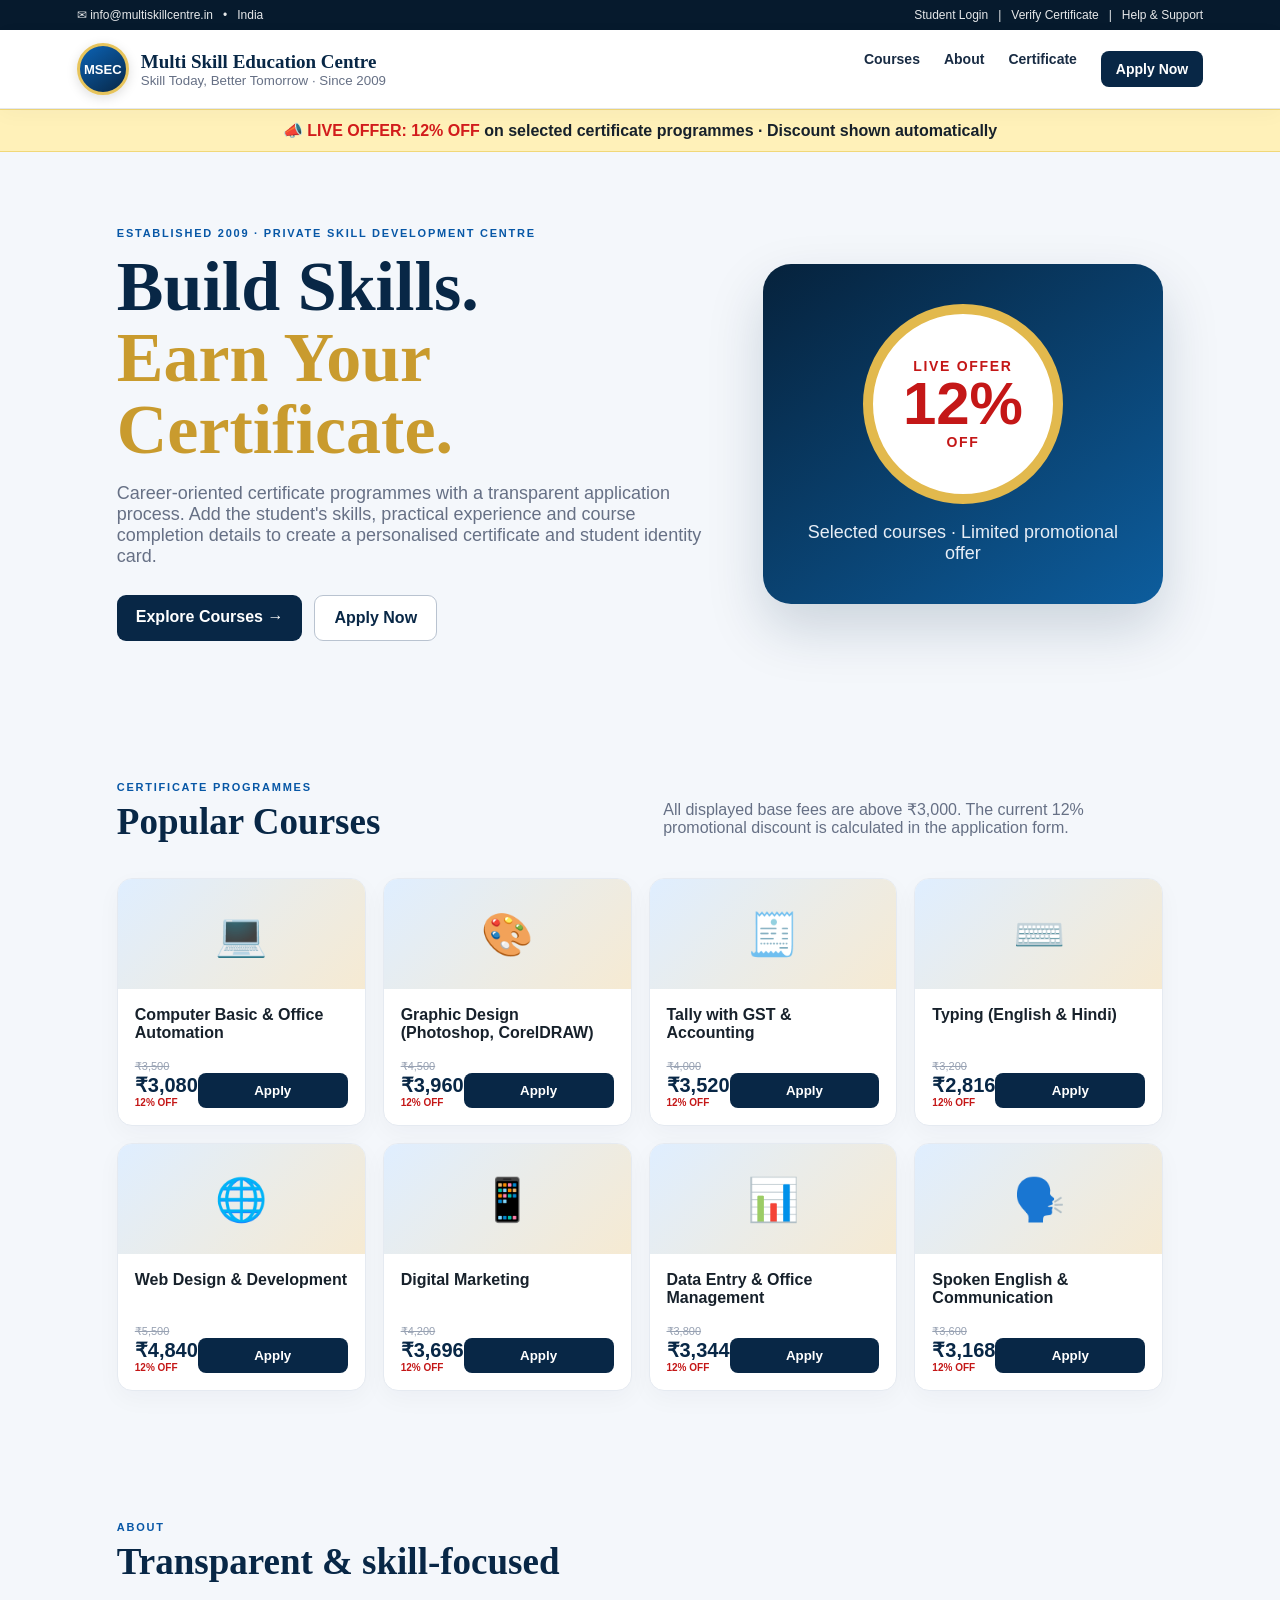
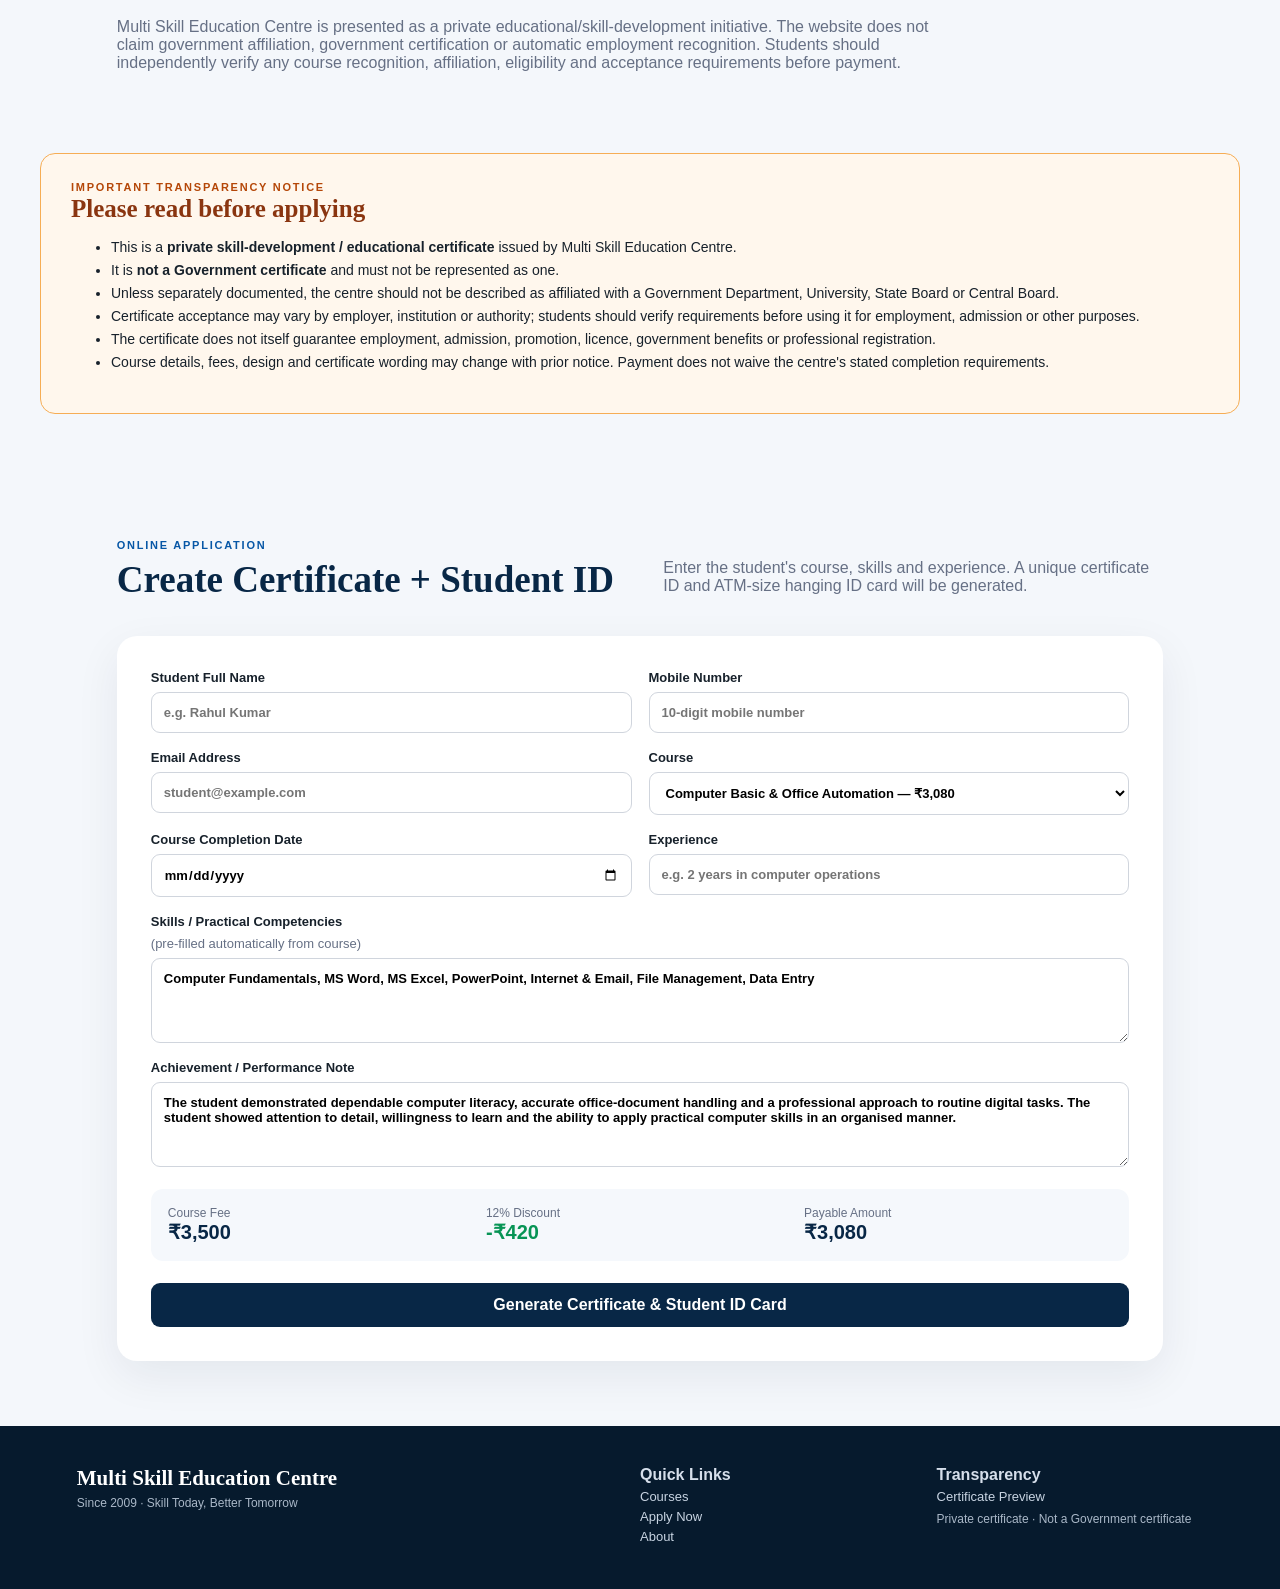
<file: public/assets/aistudio/Multi_Skill_Education_Centre_FINAL_MASTER_c3a22a01.html>
<!DOCTYPE html>
<html lang="en">
<head>
<meta charset="UTF-8">
<meta name="viewport" content="width=device-width,initial-scale=1.0">
<title>Multi Skill Education Centre — Certificate Portal</title>
<style>
:root{--navy:#082746;--blue:#0757a6;--gold:#c99b2e;--ink:#17212b;--muted:#667085;--bg:#f4f7fb}
*{box-sizing:border-box}html{scroll-behavior:smooth}body{margin:0;background:var(--bg);color:var(--ink);font-family:Inter,Arial,sans-serif}
.top{background:#061a2d;color:#fff;padding:8px 6%;font-size:12px;display:flex;justify-content:space-between;gap:15px}.top span{opacity:.9}
.nav{position:sticky;top:0;z-index:20;background:#fff;border-bottom:1px solid #e4e8ef;display:flex;align-items:center;justify-content:space-between;padding:13px 6%;box-shadow:0 5px 20px #0b1f3a08}.brand{display:flex;align-items:center;gap:12px;text-decoration:none;color:var(--navy)}.brand-logo{width:52px;height:52px;border-radius:50%;background:linear-gradient(145deg,#0b63b6,#082746);display:grid;place-items:center;color:#fff;font-weight:900;font-size:13px;border:3px solid #e7c45c;box-shadow:0 3px 12px #0002}.brand b{display:block;font:700 19px Georgia,serif}.brand small{display:block;color:#667085}.navlinks{display:flex;gap:24px}.navlinks a{color:#182b43;text-decoration:none;font-weight:700;font-size:14px}.applybtn{background:var(--navy);color:#fff!important;padding:10px 15px;border-radius:8px}
.hero{max-width:1200px;margin:auto;padding:75px 6%;display:grid;grid-template-columns:1.2fr .8fr;gap:45px;align-items:center}.eyebrow{font-size:11px;letter-spacing:.16em;color:var(--blue);font-weight:900}.hero h1{font:700 clamp(44px,5.5vw,70px)/1.02 Georgia,serif;margin:12px 0;color:var(--navy)}.hero h1 em{color:var(--gold);font-style:normal}.hero p{font-size:18px;color:var(--muted);max-width:650px}.hero-actions{display:flex;gap:12px;margin-top:28px}.btn{border:0;border-radius:9px;padding:13px 19px;font-weight:800;text-decoration:none;cursor:pointer}.primary{background:var(--navy);color:#fff}.outline{background:#fff;color:var(--navy);border:1px solid #b9c3d0}.offer{background:linear-gradient(145deg,#06223c,#0d5d9d);border-radius:28px;padding:40px;text-align:center;color:#fff;box-shadow:0 25px 55px #0827462b}.offer .circle{width:200px;height:200px;margin:auto;border-radius:50%;background:#fff;color:#c41717;display:flex;flex-direction:column;justify-content:center;align-items:center;border:10px solid #e2b94d}.offer b{font-size:60px;line-height:1}.offer strong{font-size:14px;letter-spacing:.12em}.offer p{color:#e8eef6;margin-bottom:0}
.live{background:#fff1b9;border-block:1px solid #f1d879;padding:11px 6%;font-weight:800;text-align:center}.live b{color:#d21c1c}.section{max-width:1200px;margin:auto;padding:65px 6%}.section h2{font:700 37px Georgia,serif;color:var(--navy);margin:7px 0 10px}.head{display:flex;justify-content:space-between;align-items:end;gap:30px;margin-bottom:25px}.head p{color:var(--muted);max-width:500px}.courses{display:grid;grid-template-columns:repeat(4,1fr);gap:17px}.course{background:#fff;border:1px solid #e5eaf1;border-radius:15px;overflow:hidden;box-shadow:0 8px 25px #0b1f3a09}.course .pic{height:110px;background:linear-gradient(135deg,#dfeeff,#f6ead2);display:grid;place-items:center;font-size:42px}.course .body{padding:17px}.course h3{font-size:16px;min-height:43px;margin:0 0 10px}.course .price{display:flex;align-items:end;justify-content:space-between}.course del{display:block;color:#98a2b3;font-size:11px}.course strong{font-size:20px;color:var(--navy)}.off{font-size:10px;color:#c41717;font-weight:900}.course button{margin-top:14px;width:100%;padding:10px;border:0;background:var(--navy);color:#fff;border-radius:8px;font-weight:800}
.notice{max-width:1200px;margin:0 auto 60px;padding:27px 30px;background:#fff7ed;border:1px solid #f6ad55;border-radius:15px}.notice h2{font:700 25px Georgia,serif;color:#8a3510;margin:2px 0 12px}.notice li{margin:7px 0;font-size:14px}
.formbox{background:#fff;border-radius:20px;padding:34px;box-shadow:0 15px 45px #0b1f3a12}.formgrid{display:grid;grid-template-columns:1fr 1fr;gap:17px}label{font-size:13px;font-weight:800;display:flex;flex-direction:column;gap:7px}input,select,textarea{font:inherit;padding:12px;border:1px solid #d0d5dd;border-radius:9px;background:#fff}textarea{min-height:85px;resize:vertical}.full{grid-column:1/-1}.fee{margin:22px 0;padding:17px;background:#f5f8fc;border-radius:12px;display:grid;grid-template-columns:repeat(3,1fr);gap:10px}.fee span{display:flex;flex-direction:column;color:var(--muted);font-size:12px}.fee b{font-size:20px;color:var(--navy)}.fee span:nth-child(2) b{color:#079455}.generate{width:100%;font-size:16px}
.output{display:none;background:#fff;padding:40px 0 70px}.output.show{display:block}.paper-wrap{max-width:1100px;margin:auto;padding:0 20px}.certificate{position:relative;background:#fff;overflow:hidden;border:12px solid var(--navy);min-height:720px;padding:48px 58px;box-shadow:0 20px 60px #0b1f3a1c}.certificate:before{content:"";position:absolute;inset:16px;border:2px solid #d2ae52;pointer-events:none}.certificate:after{content:"";position:absolute;inset:30px;background:radial-gradient(circle at 15% 15%,#d8b45a12 0 2px,transparent 3px),radial-gradient(circle at 80% 70%,#0b5da30d 0 2px,transparent 3px);background-size:22px 22px;pointer-events:none}.cert-content{position:relative;z-index:2;text-align:center}.cert-head{display:flex;justify-content:space-between;align-items:center;border-bottom:1px solid #d9c07b;padding-bottom:13px}.cert-brand{display:flex;align-items:center;gap:10px;text-align:left}.cert-brand .brand-logo{width:65px;height:65px}.cert-brand b{font:700 18px Georgia,serif;color:var(--navy)}.cert-brand small{color:#667085}.cert-title{font:700 48px Georgia,serif;letter-spacing:.08em;color:var(--navy);margin:34px 0 2px}.subtitle{letter-spacing:.3em;color:#8b6a1d;font-size:12px;font-weight:900}.recipient{margin:27px auto 8px;font:italic 700 35px Georgia,serif;color:#123e70;border-bottom:1px solid #9aa6b5;width:70%;padding-bottom:7px}.cert-copy{font-family:Georgia,serif;font-size:16px}.course-name{font:700 23px Georgia,serif;color:#0b4d8b;margin:17px auto 8px}.achievement{max-width:760px;margin:15px auto;padding:14px 22px;background:#f7f2e4;border-left:4px solid var(--gold);border-right:4px solid var(--gold);font-size:14px}.skills{display:flex;flex-wrap:wrap;justify-content:center;gap:7px;margin:12px auto;max-width:800px}.skills span{border:1px solid #c5d3e1;border-radius:20px;padding:5px 10px;font-size:11px;color:#274b6d;background:#f8fbff}.cert-foot{position:absolute;left:58px;right:58px;bottom:48px;display:flex;justify-content:space-between;align-items:end;z-index:3}.sig{width:220px;text-align:center}.sig img{width:180px;height:65px;object-fit:contain;display:block;margin:0 auto -4px;transform:translateY(16px)}.sig hr{border:0;border-top:1px solid #1f2937;margin:2px 0 5px}.sig small{font-size:10px}.stamp{width:125px;height:125px;border:5px double #145da0;border-radius:50%;color:#145da0;display:grid;place-items:center;text-align:center;font:700 10px Georgia,serif;transform:rotate(-7deg);box-shadow:inset 0 0 0 4px #145da033,0 2px 5px #145da020;opacity:.82;background:radial-gradient(circle,#ffffff55,#145da012)}.stamp b{font-size:21px}.cert-meta{text-align:right;font-size:10px;color:#667085}.cert-meta b{display:block;color:#0b4d8b;font-size:12px;letter-spacing:.08em}.disclaimer-mini{margin:10px auto 0;max-width:760px;font-size:9px;color:#7b8794}
.id-output{max-width:1000px;margin:55px auto 0;padding:0 20px}.id-title{text-align:center;margin-bottom:18px}.id-card{width:340px;height:215px;margin:auto;border-radius:13px;background:linear-gradient(135deg,#fff,#eef6ff);border:1px solid #aac5df;box-shadow:0 15px 35px #0b1f3a22;position:relative;overflow:hidden}.id-card:before{content:"";position:absolute;inset:0;background:linear-gradient(135deg,transparent 65%,#0b4d8b 65%,#0b4d8b 100%);opacity:.96}.id-card:after{content:"";position:absolute;top:-6px;left:50%;transform:translateX(-50%);width:46px;height:10px;border-radius:8px;background:#fff;border:1px solid #8da5bd;box-shadow:inset 0 0 0 2px #dbe7f2}.id-head{position:relative;z-index:2;display:flex;align-items:center;gap:7px;padding:13px 14px 7px}.id-head .brand-logo{width:39px;height:39px;font-size:10px}.id-head b{font-size:13px;color:var(--navy);display:block}.id-head small{font-size:8px;color:#667085}.id-body{position:relative;z-index:2;display:flex;gap:12px;padding:8px 14px}.photo{width:62px;height:72px;border:3px solid #fff;background:#dfe7ef;display:grid;place-items:center;font-size:9px;color:#718096;box-shadow:0 3px 8px #0002}.id-fields{font-size:9px;line-height:1.5}.id-fields b{display:block;font-size:11px;color:#132b43}.id-footer{position:absolute;left:14px;bottom:10px;z-index:3;font-size:8px;color:#41566d}.id-no{position:absolute;right:13px;bottom:11px;z-index:3;color:#fff;font-weight:900;font-size:10px}.print-actions{display:flex;justify-content:center;gap:10px;margin:22px auto}.back{background:#e8eef5;color:#12324f}
footer{background:#061a2d;color:#d6dfeb;padding:40px 6%;display:grid;grid-template-columns:2fr 1fr 1fr;gap:30px}.foot-brand{font:700 21px Georgia,serif;color:#fff}.foot-brand small{display:block;font:normal 12px Arial;color:#aab8c8;margin-top:5px}footer a{color:#c8d4e2;text-decoration:none;font-size:13px;display:block;margin:5px 0}
@media(max-width:900px){.hero{grid-template-columns:1fr}.courses{grid-template-columns:repeat(2,1fr)}.navlinks{display:none}.certificate{padding:38px 25px}.cert-foot{left:30px;right:30px}.formgrid{grid-template-columns:1fr}.full{grid-column:auto}}
@media(max-width:560px){.top{display:none}.hero{padding:50px 5%}.hero h1{font-size:44px}.section{padding:50px 5%}.courses{grid-template-columns:1fr}.fee{grid-template-columns:1fr}.formbox{padding:23px}.certificate{min-height:760px;border-width:8px;padding:35px 18px}.cert-title{font-size:32px}.recipient{font-size:27px;width:90%}.cert-foot{position:relative;left:auto;right:auto;bottom:auto;margin-top:30px;display:grid;grid-template-columns:1fr 1fr;gap:10px}.stamp{width:95px;height:95px}.sig img{width:135px}.id-card{transform:scale(.92);transform-origin:top center;margin-bottom:-15px}}
@media print{ .a4-note{display:none!important}body{background:#fff}.top,.nav,.live,.hero,.section:not(#certificate),.notice,footer,.print-actions,.id-title,.id-output~*{display:none!important}.output{display:block!important;padding:0}.paper-wrap{padding:0}.certificate{box-shadow:none;margin:0;width:100%;min-height:100vh}.id-output{page-break-before:always;margin:0;padding-top:30px}.id-card{box-shadow:none}.output{page-break-after:always}}

/* A4 certificate refinement: restrained, formal, print-friendly */
.certificate{
  width:210mm; height:297mm; min-height:297mm; max-width:none;
  margin:0 auto; padding:20mm 18mm 25mm;
  background:#fff; border:5px solid #183a5a; border-radius:0;
  box-shadow:0 12px 35px #0b1f3a18; position:relative; overflow:hidden;
}
.certificate:before{content:"";position:absolute;inset:7mm;border:1px solid #b99643;pointer-events:none}
.certificate:after{content:"";position:absolute;inset:10mm;background:
 radial-gradient(circle at 12% 15%,#c4a45a10 0 1px,transparent 2px),
 radial-gradient(circle at 82% 78%,#183a5a08 0 1px,transparent 2px);
 background-size:28px 28px;pointer-events:none}
.cert-content{position:relative;z-index:2;text-align:center}
.cert-head{padding:0 4mm 5mm;border-bottom:1px solid #cdbb8a}
.cert-brand .brand-logo{width:22mm;height:22mm;border-width:2px;font-size:11px}
.cert-brand b{font:600 16pt Georgia,serif;color:#183a5a}
.cert-brand small{font-size:8.5pt;color:#687586}
.cert-meta{font-size:7.5pt;color:#687586}
.cert-meta b{font-size:9pt;color:#183a5a}
.cert-title{font:600 31pt Georgia,serif;letter-spacing:.13em;color:#183a5a;margin:17mm 0 2mm}
.subtitle{letter-spacing:.22em;color:#80652c;font-size:8pt;font-weight:700}
.cert-copy{font-family:Georgia,serif;font-size:11pt;color:#333;margin-top:7mm}
.recipient{margin:8mm auto 5mm;font:italic 500 24pt Georgia,serif;color:#183a5a;border-bottom:1px solid #aeb7c1;width:72%;padding-bottom:3mm}
.course-name{font:600 15pt Georgia,serif;color:#183a5a;margin:6mm auto 4mm}
.achievement{max-width:160mm;margin:9mm auto;padding:7mm 10mm;background:#f7f7f4;border-left:2px solid #b99643;border-right:2px solid #b99643;font-size:10pt;line-height:1.55;color:#39434d}
.cert-copy strong{font-size:10pt;color:#39434d;font-weight:600}
.skills{gap:5px;margin:4mm auto;max-width:165mm}
.skills span{border:1px solid #cbd3db;border-radius:3px;padding:3px 7px;font-size:8pt;color:#3e5367;background:#fff}
#certExperience{font-size:9.5pt;color:#4b5563;margin-top:5mm}
.disclaimer-mini{margin:8mm auto 0;max-width:165mm;font-size:7pt;line-height:1.45;color:#7a8490}
.cert-foot{left:18mm;right:18mm;bottom:16mm}
.sig{width:55mm}.sig img{width:45mm;height:17mm;margin:0 auto -1mm;transform:translateY(5mm);object-fit:contain}
.sig hr{margin:1mm 0 1.5mm;border-top:1px solid #27313a}.sig small{font-size:7.5pt;color:#3d4650}
.stamp{width:30mm;height:30mm;border:3px double #185b91;color:#185b91;font-size:7pt;box-shadow:inset 0 0 0 2px #185b9128,0 1px 3px #185b9120}
.stamp b{font-size:13pt}.id-output{margin-top:55px}
@media(max-width:900px){.certificate{width:210mm;height:297mm;min-height:297mm;transform-origin:top center;transform:scale(.72);margin-bottom:-80mm}}
@media(max-width:560px){.certificate{transform:scale(.46);margin-bottom:-160mm}.cert-title{font-size:27pt}.recipient{font-size:21pt}}
@media print{ .a4-note{display:none!important}
 .certificate{width:210mm!important;height:297mm!important;min-height:297mm!important;margin:0!important;padding:20mm 18mm 25mm!important;transform:none!important;box-shadow:none!important}
 .output{display:block!important;padding:0!important}
 .paper-wrap{max-width:none!important;padding:0!important}
}


/* FINAL CLEAN A4 CERTIFICATE */
.certificate{
 width:210mm!important;height:297mm!important;min-height:297mm!important;
 padding:17mm 17mm 22mm!important;border:4px solid #183a5a!important;
 background:#fff!important;box-shadow:0 10px 30px rgba(15,35,55,.12)!important;
}
.certificate:before{inset:6mm!important;border:1px solid #c9b16a!important}
.certificate:after{inset:9mm!important;background:
 radial-gradient(circle at 18% 20%,rgba(201,177,106,.09) 0 1px,transparent 2px),
 radial-gradient(circle at 80% 72%,rgba(24,58,90,.05) 0 1px,transparent 2px)!important;
 background-size:32px 32px!important}
.cert-head{padding:0 3mm 4mm!important}
.cert-brand b{font-size:15pt!important}.cert-brand small{font-size:8pt!important}
.cert-title{font-size:30pt!important;margin:14mm 0 1mm!important;color:#183a5a!important}
.subtitle{font-size:7.5pt!important;color:#80652c!important}
.cert-copy{font-size:10.5pt!important;margin-top:6mm!important;color:#3f4650!important}
.recipient{font-size:23pt!important;margin:7mm auto 4mm!important;color:#183a5a!important}
.course-name{font-size:14pt!important;margin:5mm auto 3mm!important}
.achievement{font-size:9.5pt!important;line-height:1.5!important;max-width:158mm!important;margin:7mm auto!important;padding:6mm 9mm!important;background:#faf9f5!important;border-left:2px solid #c9b16a!important;border-right:2px solid #c9b16a!important}
.cert-copy strong{font-size:9.5pt!important}
.skills{margin:3mm auto!important}.skills span{font-size:7.5pt!important;padding:3px 7px!important}
#certExperience{font-size:9pt!important;margin-top:4mm!important}
.disclaimer-mini{font-size:6.8pt!important;max-width:158mm!important;margin-top:6mm!important}
.cert-meta{font-size:7pt!important}.cert-meta b{font-size:8.5pt!important}
.cert-foot{left:17mm!important;right:17mm!important;bottom:13mm!important}
.sig{width:52mm!important}.sig img{width:42mm!important;height:15mm!important;transform:translateY(5mm)!important}
.sig hr{margin-top:1mm!important}.sig small{font-size:7pt!important}
.stamp{width:28mm!important;height:28mm!important;font-size:6.5pt!important;border-width:2px!important}
.stamp b{font-size:12pt!important}
.a4-note{font-size:11px!important}
@media print{
 @page{size:A4 portrait;margin:0}
 .certificate{width:210mm!important;height:297mm!important;margin:0!important}
}


<style>
/* Formal institutional watermark for A4 certificate */
.certificate .watermark{
  position:absolute;
  z-index:1;
  left:50%;
  top:52%;
  transform:translate(-50%,-50%) rotate(-25deg);
  width:175mm;
  text-align:center;
  font-family:Georgia,serif;
  font-size:25pt;
  line-height:1.15;
  letter-spacing:.16em;
  font-weight:700;
  color:#173e6010;
  white-space:nowrap;
  pointer-events:none;
  user-select:none;
}
.certificate .watermark small{
  display:block;
  margin-top:5mm;
  font-size:11pt;
  letter-spacing:.30em;
  font-weight:600;
}
.certificate .cert-content{z-index:3}
.certificate .cert-foot{z-index:4}
.certificate .cert-head{background:transparent}
.certificate .recipient{font-size:24pt;font-weight:500}
.certificate .achievement{background:#fafaf8;border-left:2px solid #b99643;border-right:2px solid #b99643}
@media print{
 .certificate .watermark{color:#173e6010!important;-webkit-print-color-adjust:exact;print-color-adjust:exact}
}
</style>

</style>
</head>
<body>
<div class="top"><span>✉ info@multiskillcentre.in &nbsp; • &nbsp; India</span><span>Student Login &nbsp; | &nbsp; Verify Certificate &nbsp; | &nbsp; Help & Support</span></div>
<header class="nav">
<a class="brand" href="#home"><div class="brand-logo">MSEC</div><span><b>Multi Skill Education Centre</b><small>Skill Today, Better Tomorrow · Since 2009</small></span></a>
<nav class="navlinks"><a href="#courses">Courses</a><a href="#about">About</a><a href="#certificate">Certificate</a><a class="applybtn" href="#apply">Apply Now</a></nav>
</header>
<div class="live">📣 <b>LIVE OFFER: 12% OFF</b> on selected certificate programmes · Discount shown automatically</div>

<main id="home">
<section class="hero"><div><div class="eyebrow">ESTABLISHED 2009 · PRIVATE SKILL DEVELOPMENT CENTRE</div><h1>Build Skills.<br><em>Earn Your Certificate.</em></h1><p>Career-oriented certificate programmes with a transparent application process. Add the student's skills, practical experience and course completion details to create a personalised certificate and student identity card.</p><div class="hero-actions"><a class="btn primary" href="#courses">Explore Courses →</a><a class="btn outline" href="#apply">Apply Now</a></div></div><div class="offer"><div class="circle"><strong>LIVE OFFER</strong><b>12%</b><strong>OFF</strong></div><p>Selected courses · Limited promotional offer</p></div></section>

<section class="section" id="courses"><div class="head"><div><div class="eyebrow">CERTIFICATE PROGRAMMES</div><h2>Popular Courses</h2></div><p>All displayed base fees are above ₹3,000. The current 12% promotional discount is calculated in the application form.</p></div><div class="courses" id="coursesGrid"></div></section>

<section class="section" id="about"><div class="head"><div><div class="eyebrow">ABOUT</div><h2>Transparent & skill-focused</h2></div></div><p style="max-width:850px;color:#667085">Multi Skill Education Centre is presented as a private educational/skill-development initiative. The website does not claim government affiliation, government certification or automatic employment recognition. Students should independently verify any course recognition, affiliation, eligibility and acceptance requirements before payment.</p></section>
<div class="notice"><div class="eyebrow" style="color:#b54708">IMPORTANT TRANSPARENCY NOTICE</div><h2>Please read before applying</h2><ul><li>This is a <strong>private skill-development / educational certificate</strong> issued by Multi Skill Education Centre.</li><li>It is <strong>not a Government certificate</strong> and must not be represented as one.</li><li>Unless separately documented, the centre should not be described as affiliated with a Government Department, University, State Board or Central Board.</li><li>Certificate acceptance may vary by employer, institution or authority; students should verify requirements before using it for employment, admission or other purposes.</li><li>The certificate does not itself guarantee employment, admission, promotion, licence, government benefits or professional registration.</li><li>Course details, fees, design and certificate wording may change with prior notice. Payment does not waive the centre's stated completion requirements.</li></ul></div>

<section class="section" id="apply"><div class="head"><div><div class="eyebrow">ONLINE APPLICATION</div><h2>Create Certificate + Student ID</h2></div><p>Enter the student's course, skills and experience. A unique certificate ID and ATM-size hanging ID card will be generated.</p></div>
<div class="formbox"><form id="studentForm"><div class="formgrid">
<label>Student Full Name<input id="studentName" required placeholder="e.g. Rahul Kumar"></label>
<label>Mobile Number<input id="mobile" required inputmode="numeric" placeholder="10-digit mobile number"></label>
<label>Email Address<input id="email" type="email" placeholder="student@example.com"></label>
<label>Course<select id="courseSelect" required></select></label>
<label>Course Completion Date<input id="completionDate" type="date" required></label>
<label>Experience<input id="experience" placeholder="e.g. 2 years in computer operations"></label>
<label class="full">Skills / Practical Competencies <span style="font-weight:500;color:#667085">(pre-filled automatically from course)</span><textarea id="skills" placeholder="Course skills will be added automatically"></textarea></label>
<label class="full">Achievement / Performance Note<textarea id="achievement" placeholder="Optional: practical knowledge, accuracy, professional conduct..."></textarea></label>
</div><div class="fee"><span>Course Fee<b id="baseFee">₹0</b></span><span>12% Discount<b id="discountFee">-₹0</b></span><span>Payable Amount<b id="payFee">₹0</b></span></div><button class="btn primary generate" type="submit">Generate Certificate & Student ID Card</button></form></div></section>
</main>

<section class="output" id="certificate">
<div class="paper-wrap"><div style="text-align:center;margin:0 auto 12px;color:#667085;font-size:12px" class="a4-note">A4 Portrait Certificate · 210 × 297 mm · Print Ready</div>
<div class="certificate">
<div class="watermark">MULTI SKILL EDUCATION CENTRE<small>SKILL DEVELOPMENT • SINCE 2009</small></div>
<div class="cert-content">
<div class="cert-head"><div class="cert-brand"><div class="brand-logo">MSEC</div><span><b>Multi Skill Education Centre</b><small>Skill Today, Better Tomorrow · Since 2009</small></span></div><div class="cert-meta">Certificate ID<b id="certificateId">MSEC-DEMO-001</b><span id="issueDate">—</span></div></div>
<div class="cert-title">CERTIFICATE</div><div class="subtitle">OF COURSE COMPLETION & SKILL DEVELOPMENT</div>
<div class="cert-copy">This is to certify that</div><div class="recipient" id="certStudentName">Student Name</div>
<div class="cert-copy">has successfully completed the prescribed course and demonstrated the practical skills and competencies covered in</div><div class="course-name" id="certCourseName">Selected Course</div>
<div class="achievement" id="certAchievement">The student demonstrated satisfactory participation, practical learning and completion of the prescribed course activities.</div>
<div class="cert-copy"><strong>Skills & Competencies Demonstrated</strong></div><div class="skills" id="certSkills"><span>Course Skills</span></div>
<div class="cert-copy" id="certExperience">Practical experience: Not specified.</div>
<div class="disclaimer-mini">Private educational / skill-development certificate. Not a Government certificate. Recognition or acceptance is subject to the receiving organisation's requirements.</div>
</div>
<div class="cert-foot"><div class="sig"><img src="[data-uri]" alt="Authorised signature"><hr><small>Authorised Signature</small></div><div class="stamp"><div><b>MSEC</b><br>SKILL EDUCATION<br>CENTRE<br><span>SINCE 2009</span><br>★ VERIFIED SEAL ★</div></div></div>
</div>
</div>

<div class="id-output" id="student-id">
<div class="id-title"><div class="eyebrow">STUDENT IDENTITY CARD</div><h2>ATM-size Hanging ID Card</h2><p style="color:#667085">Designed at approximately 85.6 × 54 mm with a top lanyard slot.</p></div>
<div class="id-card"><div class="id-head"><div class="brand-logo">MSEC</div><div><b>Multi Skill Education Centre</b><small>Student Identity Card · Since 2009</small></div></div><div class="id-body"><div class="photo">PHOTO<br>OPTIONAL</div><div class="id-fields"><span>NAME</span><b id="idName">Student Name</b><span>STUDENT / CERTIFICATE ID</span><b id="idNumber">MSEC-DEMO-001</b><span>COURSE</span><b id="idCourse">Selected Course</b><span>VALIDITY / STATUS</span><b>COURSE PARTICIPANT</b></div></div><div class="id-footer">For course identification and centre-related use</div><div class="id-no" id="idNo">MSEC-DEMO-001</div></div>
</div>
<div class="print-actions"><button class="btn primary" onclick="printCertificate()">Print / Save PDF</button><button class="btn back" onclick="document.getElementById('apply').scrollIntoView({behavior:'smooth'})">Edit Details</button></div>
</section>

<footer><div><div class="foot-brand">Multi Skill Education Centre<small>Since 2009 · Skill Today, Better Tomorrow</small></div></div><div><b>Quick Links</b><a href="#courses">Courses</a><a href="#apply">Apply Now</a><a href="#about">About</a></div><div><b>Transparency</b><a href="#certificate">Certificate Preview</a><span style="font-size:12px;color:#aab8c8">Private certificate · Not a Government certificate</span></div></footer>

<script>
const courses=[
{name:"Computer Basic & Office Automation",price:3500,icon:"💻",skills:["Computer Fundamentals","MS Word","MS Excel","PowerPoint","Internet & Email","File Management","Data Entry"],achievement:"The student demonstrated dependable computer literacy, accurate office-document handling and a professional approach to routine digital tasks. The student showed attention to detail, willingness to learn and the ability to apply practical computer skills in an organised manner."},
{name:"Graphic Design (Photoshop, CorelDRAW)",price:4500,icon:"🎨",skills:["Adobe Photoshop","CorelDRAW","Layout Design","Image Editing","Typography","Colour Basics","Creative Composition"],achievement:"The student demonstrated creativity, visual awareness and practical understanding of graphic-design workflows. The student showed patience in refining layouts, attention to detail and the ability to translate ideas into clear and presentable visual designs."},
{name:"Tally with GST & Accounting",price:4000,icon:"🧾",skills:["Tally","Basic Accounting","Ledger Management","GST Basics","Voucher Entry","Reports","Bank Reconciliation"],achievement:"The student demonstrated careful handling of accounting entries and a structured approach to financial record management. The student showed accuracy, consistency and practical understanding of day-to-day bookkeeping workflows covered in the programme."},
{name:"Typing (English & Hindi)",price:3200,icon:"⌨️",skills:["English Typing","Hindi Typing","Keyboard Skills","Accuracy","Speed Practice","Document Formatting"],achievement:"The student demonstrated consistent typing practice, improved keyboard familiarity and attention to accuracy. The student showed discipline and concentration while working with text-entry and document-formatting tasks."},
{name:"Web Design & Development",price:5500,icon:"🌐",skills:["HTML","CSS","Responsive Design","JavaScript Basics","Web Layout","Forms","Web Publishing Basics"],achievement:"The student demonstrated practical understanding of fundamental web-development concepts and a structured approach to creating web pages. The student showed problem-solving ability, attention to layout and willingness to learn modern digital tools."},
{name:"Digital Marketing",price:4200,icon:"📱",skills:["SEO Basics","Social Media","Content Planning","Digital Branding","Online Promotion","Analytics Basics","Campaign Concepts"],achievement:"The student demonstrated a practical understanding of digital communication and online promotion concepts. The student showed creativity, audience awareness and an organised approach to planning digital content and marketing activities."},
{name:"Data Entry & Office Management",price:3800,icon:"📊",skills:["Data Entry","MS Office","Record Management","Document Handling","Spreadsheet Basics","Email Communication","Office Organisation"],achievement:"The student demonstrated accuracy, organisation and a responsible approach to handling routine office and data-management tasks. The student showed attention to detail, consistency and professional conduct during practical activities."},
{name:"Spoken English & Communication",price:3600,icon:"🗣️",skills:["Spoken English","Vocabulary","Grammar Basics","Conversation","Presentation","Listening","Professional Communication"],achievement:"The student demonstrated active participation in communication practice and showed steady improvement in confidence, vocabulary and conversational ability. The student displayed a positive learning attitude and professional communication awareness throughout the programme."}
];

const $=id=>document.getElementById(id);
const money=n=>new Intl.NumberFormat("en-IN",{style:"currency",currency:"INR",maximumFractionDigits:0}).format(n);
const discount=n=>Math.round(n*.12);
const payable=n=>n-discount(n);

const grid=$("coursesGrid");
const sel=$("courseSelect");

courses.forEach((c,i)=>{
  if(grid){
    grid.insertAdjacentHTML("beforeend",
      `<article class="course">
        <div class="pic">${c.icon}</div>
        <div class="body">
          <h3>${c.name}</h3>
          <div class="price">
            <div>
              <del>${money(c.price)}</del>
              <strong>${money(payable(c.price))}</strong>
              <div class="off">12% OFF</div>
            </div>
            <button type="button" onclick="selectCourse(${i})">Apply</button>
          </div>
        </div>
      </article>`
    );
  }
  if(sel){
    sel.insertAdjacentHTML("beforeend",`<option value="${i}">${c.name} — ${money(payable(c.price))}</option>`);
  }
});

function updateFee(){
  if(!sel) return;
  const c=courses[Number(sel.value)||0];
  if(!c) return;
  if($("baseFee")) $("baseFee").textContent=money(c.price);
  if($("discountFee")) $("discountFee").textContent="-"+money(discount(c.price));
  if($("payFee")) $("payFee").textContent=money(payable(c.price));
}

function fillCourseDefaults(){
  if(!sel) return;
  const c=courses[Number(sel.value)||0];
  if(!c) return;
  if($("skills")) $("skills").value=c.skills.join(", ");
  if($("achievement")) $("achievement").value=c.achievement;
  updateFee();
}

function selectCourse(i){
  if(sel){
    sel.value=String(i);
    fillCourseDefaults();
  }
  const apply=$("apply");
  if(apply) apply.scrollIntoView({behavior:"smooth",block:"start"});
}

if(sel) sel.addEventListener("change",fillCourseDefaults);

function makeCertificateId(){
  const random=Math.random().toString(36).slice(2,7).toUpperCase();
  return "MSEC-"+new Date().getFullYear()+"-"+random+"-"+Date.now().toString().slice(-4);
}

const form=$("studentForm");

if(form){
  form.addEventListener("submit",function(e){
    e.preventDefault();

    const c=courses[Number(sel ? sel.value : 0)||0];
    if(!c) return;

    const name=($("studentName")?.value||"").trim();
    const exp=($("experience")?.value||"").trim();
    const enteredAchievement=($("achievement")?.value||"").trim();
    const enteredSkills=($("skills")?.value||"").split(",").map(s=>s.trim()).filter(Boolean);

    const id=makeCertificateId();
    const finalSkills=enteredSkills.length ? enteredSkills : c.skills;
    const finalAchievement=enteredAchievement || c.achievement;

    if($("certStudentName")) $("certStudentName").textContent=name||"Student Name";
    if($("certCourseName")) $("certCourseName").textContent=c.name;
    if($("certificateId")) $("certificateId").textContent=id;
    if($("idNumber")) $("idNumber").textContent=id;
    if($("idNo")) $("idNo").textContent=id;
    if($("idName")) $("idName").textContent=name||"Student Name";
    if($("idCourse")) $("idCourse").textContent=c.name;

    const dateValue=$("completionDate")?.value;
    const d=dateValue ? new Date(dateValue+"T00:00:00") : new Date();
    if($("issueDate")) $("issueDate").textContent="Issued: "+d.toLocaleDateString("en-IN",{day:"2-digit",month:"short",year:"numeric"});

    if($("certExperience")) $("certExperience").textContent=exp ? "Practical experience: "+exp : "Practical experience: Not specified.";
    if($("certAchievement")) $("certAchievement").textContent=finalAchievement;

    if($("certSkills")){
      $("certSkills").innerHTML=finalSkills.map(s=>`<span>${s.replace(/[<>]/g,"")}</span>`).join("");
    }

    // Show generated certificate + ID card.
    const output=$("certificate");
    if(output){
      output.classList.add("show");
      output.style.display="block";
      setTimeout(()=>output.scrollIntoView({behavior:"smooth",block:"start"}),100);
    }
  });
}

fillCourseDefaults();

function printCertificate(){
  const certificate = document.querySelector('#certificate .certificate');
  const idCard = document.querySelector('#certificate .id-card');
  if(!certificate || !idCard) return;

  const printWindow = window.open('', '_blank');
  if(!printWindow){
    alert('Please allow pop-ups for this page to print/save the certificate.');
    return;
  }

  let css = '';
  document.querySelectorAll('style').forEach(style => {
    try {
      Array.from(style.sheet.cssRules || []).forEach(rule => {
        if(rule.type === CSSRule.MEDIA_RULE && /print/i.test(rule.conditionText || '')) return;
        css += rule.cssText + '\n';
      });
    } catch(e) {}
  });

  const printCSS = `
    @page { size: A4 portrait; margin: 0; }
    html, body { margin:0!important; padding:0!important; background:#fff!important; }
    body { width:210mm!important; }
    .print-page {
      width:210mm!important;
      height:297mm!important;
      page-break-after:always!important;
      break-after:page!important;
      position:relative!important;
      overflow:hidden!important;
      box-sizing:border-box!important;
      background:#fff!important;
    }
    .print-page:last-child { page-break-after:auto!important; break-after:auto!important; }
    .print-page.certificate-page { display:block!important; }
    .print-page.id-page { display:flex!important; align-items:center!important; justify-content:center!important; }
    .print-page .certificate {
      display:block!important;
      width:210mm!important;
      height:297mm!important;
      min-height:297mm!important;
      max-width:none!important;
      margin:0!important;
      padding:17mm 17mm 22mm!important;
      box-sizing:border-box!important;
      transform:none!important;
      box-shadow:none!important;
      overflow:hidden!important;
      position:relative!important;
      -webkit-print-color-adjust:exact!important;
      print-color-adjust:exact!important;
    }
    .print-page .id-card {
      display:block!important;
      width:340px!important;
      height:215px!important;
      margin:0!important;
      transform:none!important;
      box-shadow:none!important;
      -webkit-print-color-adjust:exact!important;
      print-color-adjust:exact!important;
    }
    .certificate .cert-content { position:relative!important; z-index:5!important; }
    .certificate .watermark { z-index:1!important; }
    .certificate:before, .certificate:after { z-index:0!important; }
    .certificate .cert-foot { z-index:6!important; }
  `;

  printWindow.document.open();
  printWindow.document.write(`<!doctype html><html><head><meta charset="UTF-8">
<meta name="viewport" content="width=device-width,initial-scale=1.0">
<title>MSEC Certificate & Student ID</title>
<style>${css}\n${printCSS}</style></head><body>
<div class="print-page certificate-page">${certificate.outerHTML}</div>
<div class="print-page id-page">${idCard.outerHTML}</div>
</body></html>`);
  printWindow.document.close();

  const startPrint = () => setTimeout(() => {
    printWindow.focus();
    printWindow.print();
  }, 700);

  if(printWindow.document.fonts && printWindow.document.fonts.ready){
    printWindow.document.fonts.ready.then(startPrint).catch(startPrint);
  } else {
    startPrint();
  }
}
</script>

<style>
.output.show{display:block!important;visibility:visible!important;opacity:1!important}
</style>
<style>
.output.show{display:block!important;visibility:visible!important;opacity:1!important}
</style>
<style>
/* UNIVERSAL PREMIUM GOLDEN CERTIFICATE THEME */
.certificate{
  border:5px solid #b8860b!important;
  background:
    radial-gradient(circle at 8% 12%, rgba(212,175,55,.14) 0 1px, transparent 2px),
    radial-gradient(circle at 91% 82%, rgba(184,134,11,.10) 0 1.2px, transparent 2.4px),
    linear-gradient(135deg,#fffdf3 0%,#fff8dc 42%,#fffdf0 72%,#fff5cf 100%)!important;
  background-size:26px 26px,32px 32px,100% 100%!important;
  -webkit-print-color-adjust:exact!important;
  print-color-adjust:exact!important;
}
.certificate:before{
  inset:5mm!important;
  border:1.5px solid #d1a72c!important;
  box-shadow:inset 0 0 0 2px rgba(212,175,55,.16)!important;
}
.certificate:after{
  inset:8mm!important;
  background:
    linear-gradient(45deg,transparent 48%,rgba(184,134,11,.035) 49%,transparent 51%),
    linear-gradient(-45deg,transparent 48%,rgba(184,134,11,.025) 49%,transparent 51%),
    radial-gradient(circle at 15% 18%,rgba(212,175,55,.12) 0 1px,transparent 2px),
    radial-gradient(circle at 84% 76%,rgba(184,134,11,.09) 0 1px,transparent 2px)!important;
  background-size:42px 42px,42px 42px,24px 24px,30px 30px!important;
  opacity:1!important;
}
.cert-content{background:rgba(255,255,255,.16);}
.cert-head{border-bottom:1px solid rgba(184,134,11,.45)!important}
.achievement{background:rgba(255,255,255,.62)!important;border-color:#c99b2e!important;box-shadow:0 2px 10px rgba(184,134,11,.06)}
.skills span{background:rgba(255,255,255,.58)!important;border-color:#d8bd72!important}


/* More colourful student ID card */
.id-card{
  background:
    radial-gradient(circle at 92% 8%,rgba(255,255,255,.32) 0 2px,transparent 3px),
    linear-gradient(135deg,#eaf5ff 0%,#ffffff 38%,#fff6d8 70%,#e7f0ff 100%)!important;
  border:2px solid #c99b2e!important;
  box-shadow:0 15px 35px rgba(11,31,58,.20),inset 0 0 0 1px rgba(255,255,255,.7)!important;
  -webkit-print-color-adjust:exact!important;
  print-color-adjust:exact!important;
}
.id-card:before{
  background:
    linear-gradient(135deg,transparent 0 54%,#0b4d8b 54% 73%,#c99b2e 73% 82%,#0b6fa4 82% 100%)!important;
  opacity:.96!important;
}
.id-card:after{border-color:#c99b2e!important;background:#fffdf0!important}
.id-footer{color:#28445e!important}

@media print{
  .certificate,.id-card{
    -webkit-print-color-adjust:exact!important;
    print-color-adjust:exact!important;
  }
}
</style>
</body>

</html>
<style>
.sig img{
  display:block;
  width:48mm!important;
  height:18mm!important;
  object-fit:contain!important;
  margin:0 auto -1mm!important;
  transform:translateY(4mm)!important;
  background:transparent!important;
  border:0!important;
  box-shadow:none!important;
  mix-blend-mode:multiply;
}
</style>

</html>
</file>
